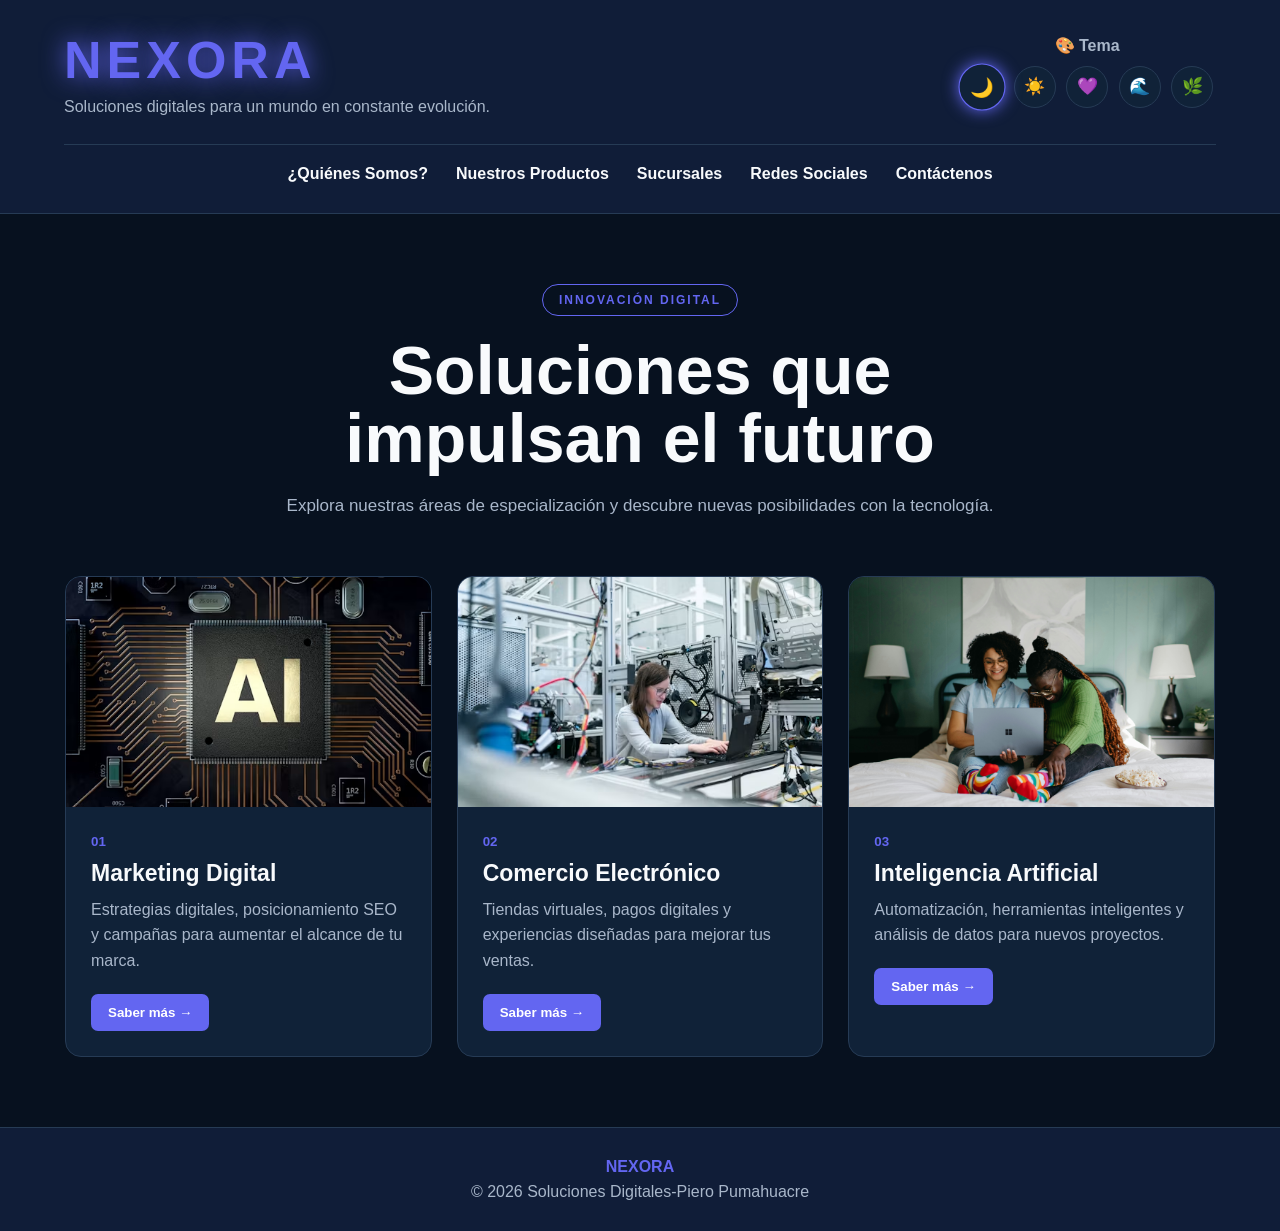
<file: index.html>
<!DOCTYPE html>
<html lang="es">
<head>
<meta charset="UTF-8">
<meta name="viewport" content="width=device-width, initial-scale=1.0">
<title>NEXORA | Soluciones Digitales</title>
<link rel="stylesheet" href="estilos.css">
</head>

<body data-theme="dark">

<header class="header">
    <div class="top">
        <div>
            <h1>NEXORA</h1>
            <p>Soluciones digitales para un mundo en constante evolución.</p>
        </div>

        <div class="themes">
            <span>🎨 Tema</span>
            <div>
                <button class="theme-btn active" data-theme="dark">🌙</button>
                <button class="theme-btn" data-theme="light">☀️</button>
                <button class="theme-btn" data-theme="purple">💜</button>
                <button class="theme-btn" data-theme="ocean">🌊</button>
                <button class="theme-btn" data-theme="green">🌿</button>
            </div>
        </div>
    </div>

    <nav>
        <a href="quienes.html">¿Quiénes Somos?</a>
        <a href="productos.html">Nuestros Productos</a>
        <a href="https://listado.mercadolibre.com.pe/" target="_blank">Sucursales</a>
        <a href="https://www.facebook.com/" target="_blank">Redes Sociales</a>
        <a href="https://www.senati.edu.pe/" target="_blank">Contáctenos</a>
    </nav>
</header>

<main>
    <section class="intro">
        <span>INNOVACIÓN DIGITAL</span>
        <h2>Soluciones que<br>impulsan el futuro</h2>
        <p>Explora nuestras áreas de especialización y descubre nuevas posibilidades con la tecnología.</p>
    </section>

    <section class="cards">

        <article class="card">
            <div class="image">
                <img src="fotos/imagen1.avif" alt="Marketing Digital">
            </div>
            <div class="content">
                <small>01</small>
                <h3>Marketing Digital</h3>
                <p>Estrategias digitales, posicionamiento SEO y campañas para aumentar el alcance de tu marca.</p>
                <button>Saber más →</button>
            </div>
        </article>

        <article class="card">
            <div class="image">
                <img src="fotos/imagen2.avif" alt="Comercio Electrónico">
            </div>
            <div class="content">
                <small>02</small>
                <h3>Comercio Electrónico</h3>
                <p>Tiendas virtuales, pagos digitales y experiencias diseñadas para mejorar tus ventas.</p>
                <button>Saber más →</button>
            </div>
        </article>

        <article class="card">
            <div class="image">
                <img src="fotos/imagne5.jpg" alt="Inteligencia Artificial">
            </div>
            <div class="content">
                <small>03</small>
                <h3>Inteligencia Artificial</h3>
                <p>Automatización, herramientas inteligentes y análisis de datos para nuevos proyectos.</p>
                <button>Saber más →</button>
            </div>
        </article>

    </section>
</main>

<footer>
    <strong>NEXORA</strong>
    <p>© 2026 Soluciones Digitales-Piero Pumahuacre</p>
</footer>

<script src="dinamica1.js"></script>
</body>
</html>
</file>
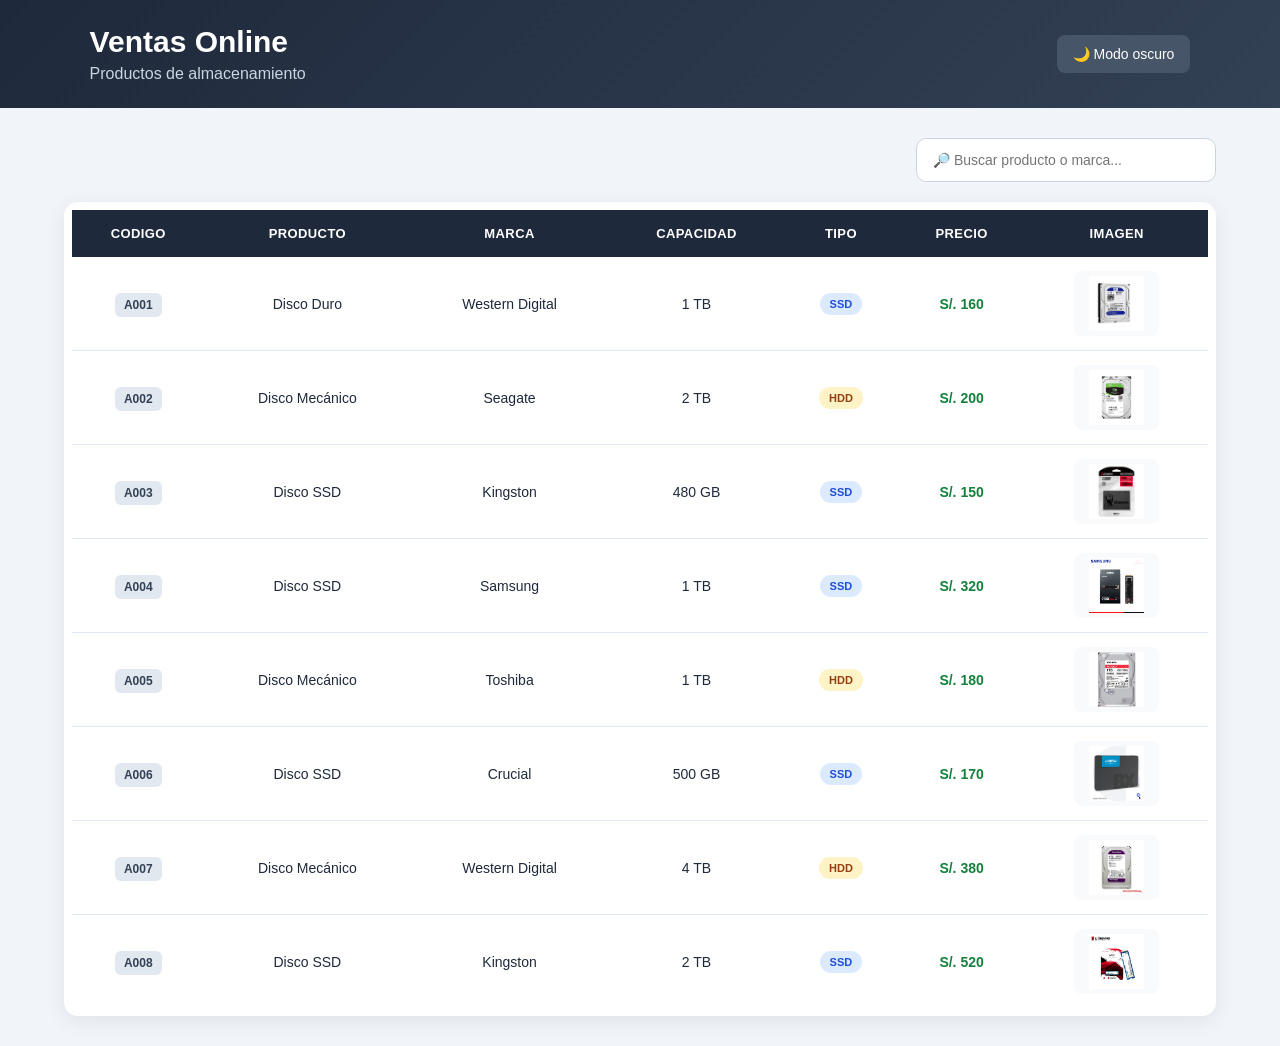
<file: productos.html>
<!DOCTYPE html>
<html lang="es">

<head>
    <meta charset="UTF-8">
    <meta name="viewport" content="width=device-width, initial-scale=1.0">
    <title>Ventas Online</title>
    <link rel="stylesheet" href="productos.css">
</head>

<body>

    <header>
        <div>
            <h1>Ventas Online</h1>
            <p>Productos de almacenamiento</p>
        </div>

        <button id="modoOscuro">🌙 Modo oscuro</button>
    </header>

    <main>

        <div class="barra">
            <input
                type="text"
                id="buscar"
                placeholder="🔎 Buscar producto o marca..."
            >
        </div>

        <div class="contenedor-tabla">

            <table>

                <thead>
                    <tr>
                        <th>Codigo</th>
                        <th>Producto</th>
                        <th>Marca</th>
                        <th>Capacidad</th>
                        <th>Tipo</th>
                        <th>Precio</th>
                        <th>Imagen</th>
                    </tr>
                </thead>

                <tbody>

                    <tr>
                        <td><span class="codigo">A001</span></td>
                        <td>Disco Duro</td>
                        <td>Western Digital</td>
                        <td>1 TB</td>
                        <td><span class="tipo ssd">SSD</span></td>
                        <td class="precio">S/. 160</td>
                        <td>
                            <img src="fotosproductos/webd.webp" alt="Western Digital 1 TB">
                        </td>
                    </tr>

                    <tr>
                        <td><span class="codigo">A002</span></td>
                        <td>Disco Mecánico</td>
                        <td>Seagate</td>
                        <td>2 TB</td>
                        <td><span class="tipo hdd">HDD</span></td>
                        <td class="precio">S/. 200</td>
                        <td>
                            <img src="fotosproductos/seagate.jpg" alt="Seagate 2 TB">
                        </td>
                    </tr>

                    <tr>
                        <td><span class="codigo">A003</span></td>
                        <td>Disco SSD</td>
                        <td>Kingston</td>
                        <td>480 GB</td>
                        <td><span class="tipo ssd">SSD</span></td>
                        <td class="precio">S/. 150</td>
                        <td>
                            <img src="fotosproductos/kingston.webp" alt="Kingston 480 GB">
                        </td>
                    </tr>

                    <tr>
                        <td><span class="codigo">A004</span></td>
                        <td>Disco SSD</td>
                        <td>Samsung</td>
                        <td>1 TB</td>
                        <td><span class="tipo ssd">SSD</span></td>
                        <td class="precio">S/. 320</td>
                        <td>
                            <img src="fotosproductos/samsung.jpg" alt="Samsung 1 TB">
                        </td>
                    </tr>

                    <tr>
                        <td><span class="codigo">A005</span></td>
                        <td>Disco Mecánico</td>
                        <td>Toshiba</td>
                        <td>1 TB</td>
                        <td><span class="tipo hdd">HDD</span></td>
                        <td class="precio">S/. 180</td>
                        <td>
                            <img src="fotosproductos/toshiba.jpg" alt="Toshiba 1 TB">
                        </td>
                    </tr>

                    <tr>
                        <td><span class="codigo">A006</span></td>
                        <td>Disco SSD</td>
                        <td>Crucial</td>
                        <td>500 GB</td>
                        <td><span class="tipo ssd">SSD</span></td>
                        <td class="precio">S/. 170</td>
                        <td>
                            <img src="fotosproductos/crucial.webp" alt="Crucial 500 GB">
                        </td>
                    </tr>

                    <tr>
                        <td><span class="codigo">A007</span></td>
                        <td>Disco Mecánico</td>
                        <td>Western Digital</td>
                        <td>4 TB</td>
                        <td><span class="tipo hdd">HDD</span></td>
                        <td class="precio">S/. 380</td>
                        <td>
                            <img src="fotosproductos/webd4tb.jpg" alt="Western Digital 4 TB">
                        </td>
                    </tr>

                    <tr>
                        <td><span class="codigo">A008</span></td>
                        <td>Disco SSD</td>
                        <td>Kingston</td>
                        <td>2 TB</td>
                        <td><span class="tipo ssd">SSD</span></td>
                        <td class="precio">S/. 520</td>
                        <td>
                            <img src="fotosproductos/kingston2tb.webp" alt="Kingston 2 TB">
                        </td>
                    </tr>

                </tbody>

            </table>

        </div>

    </main>

    <script src="productos.js"></script>

</body>

</html>
</file>
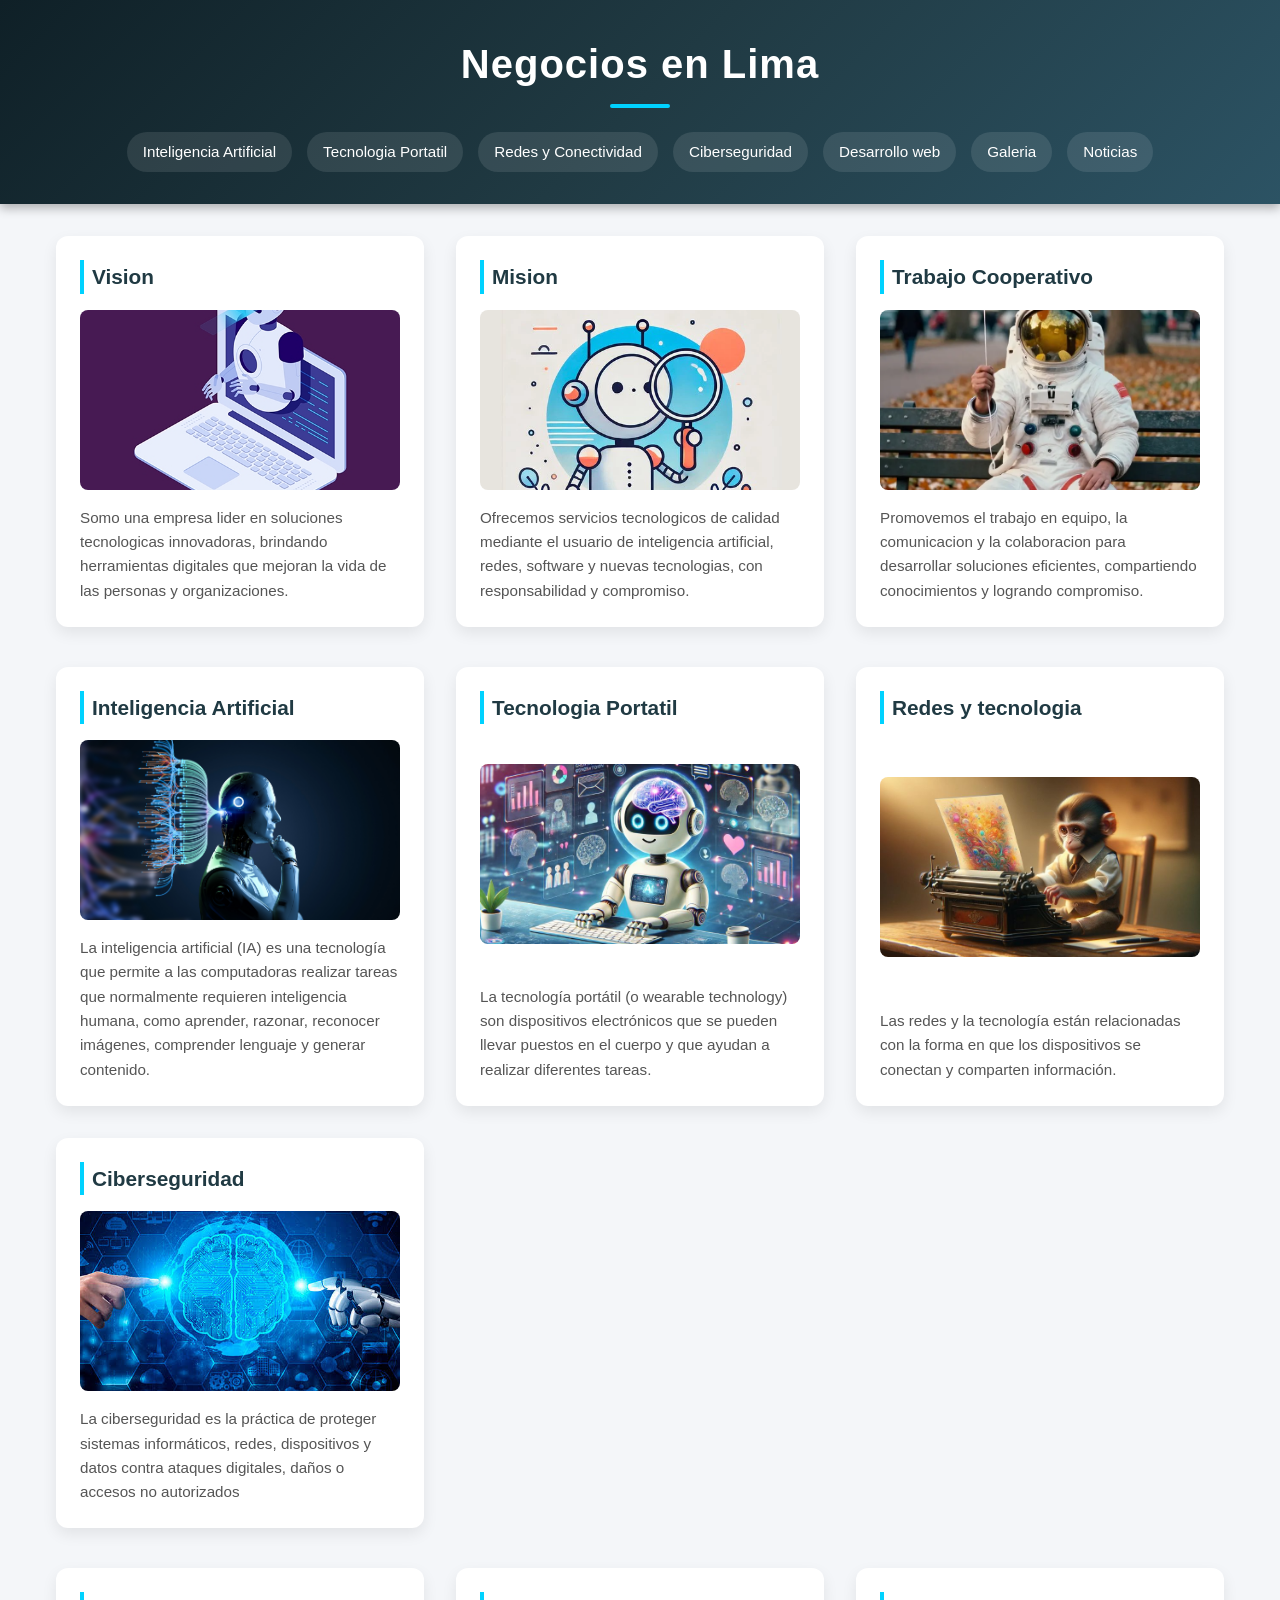
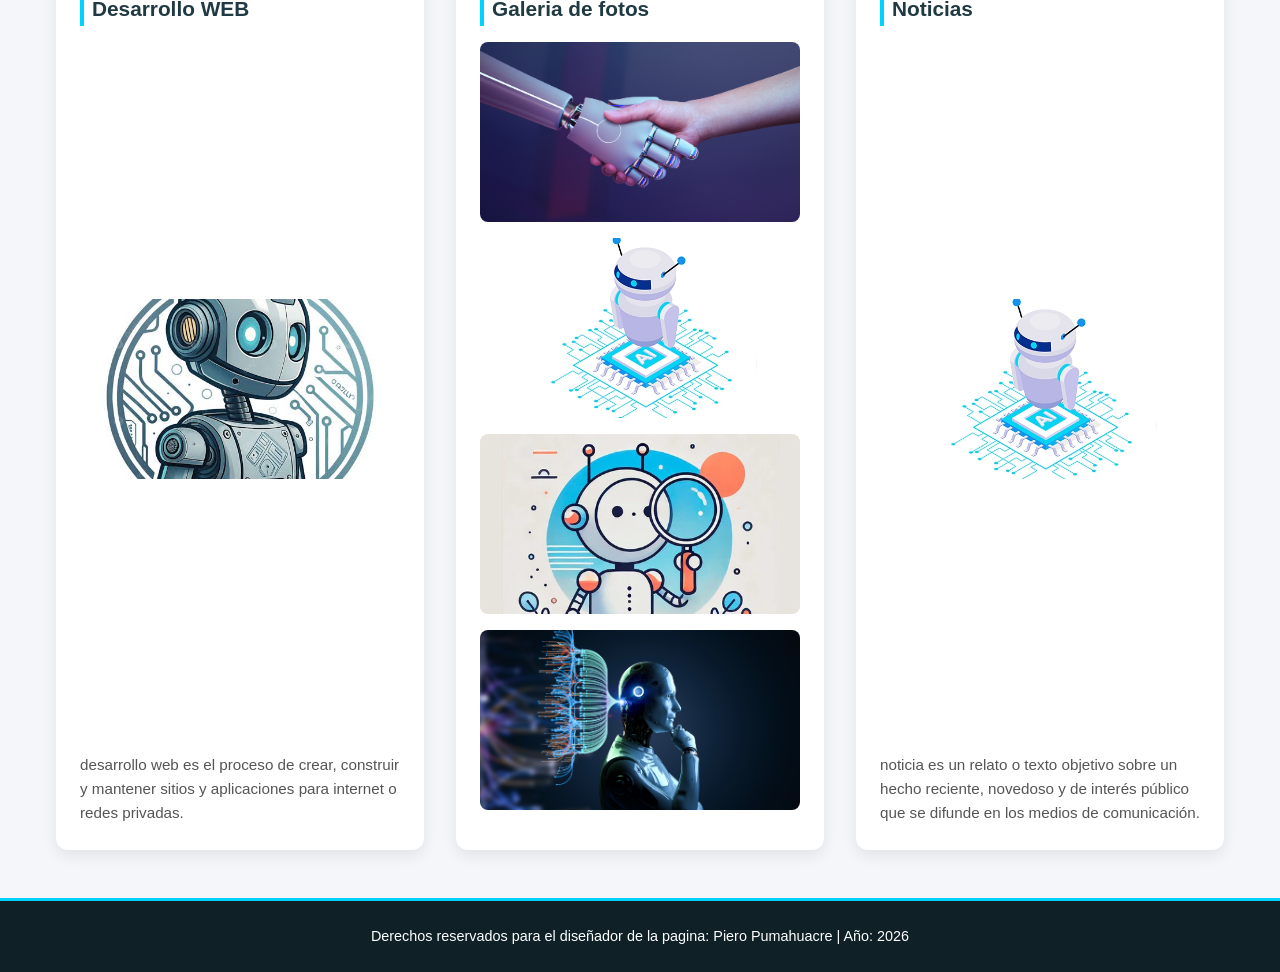
<file: quienes.html>
<!DOCTYPE html>
<html lang="en">
<head>
    <meta charset="UTF-8">
    <meta name="viewport" content="width=device-width, initial-scale=1.0">
    <title>QUIENES SOMOS</title>
    <link rel="stylesheet" href="estilo1.css">
</head>
<body>
    <header>
        <h1>Negocios en Lima</h1>
        <hr>
        <nav>
            <ul>
                <li>Inteligencia Artificial</li>
                <li>Tecnologia Portatil</li>
                <li>Redes y Conectividad</li>
                <li>Ciberseguridad</li>
                <li>Desarrollo web</li>
                <li>Galeria</li>
                <li>Noticias</li>
            </ul>
        </nav>
    </header>
    <div class="padre">
        <div class="hijo1">
            <div class="nieto1">
                <h2>Vision</h2>
                <img src="mi presentacion/imagen1.jpg" alt="">
                <p>Somo una empresa lider en soluciones tecnologicas innovadoras, brindando herramientas digitales que mejoran la vida de las personas y organizaciones.</p>
            </div>
            <div class="nieto1">
                <h2>Mision</h2>
                <img src="mi presentacion/imagen2.webp" alt="">
                <p>Ofrecemos servicios tecnologicos de calidad mediante el usuario de inteligencia artificial, redes, software y nuevas tecnologias, con responsabilidad y compromiso.</p>
            </div>
            <div class="nieto1">
                <h2>Trabajo Cooperativo</h2>
                <img src="mi presentacion/imagen3.webp" alt="">
                <p>Promovemos el trabajo en equipo, la comunicacion y la colaboracion para desarrollar soluciones eficientes, compartiendo conocimientos y logrando compromiso.</p>
            </div>
        </div>
        <div class="hijo2">
            <div class="nieto2">
                <h2>Inteligencia Artificial</h2>
                <img src="mi presentacion/imagen4.jpg" alt="">
                <p>La inteligencia artificial (IA) es una tecnología que permite a las computadoras realizar tareas que normalmente requieren inteligencia humana, como aprender, razonar, reconocer imágenes, comprender lenguaje y generar contenido.</p>
            </div>
            <div class="nieto2">
                <h2>Tecnologia Portatil</h2>
                <img src="mi presentacion/imagen5.jpg" alt="">
                <p>La tecnología portátil (o wearable technology) son dispositivos electrónicos que se pueden llevar puestos en el cuerpo y que ayudan a realizar diferentes tareas.</p>
            </div>
            <div class="nieto2">
                <h2>Redes y tecnologia</h2>
                <img src="mi presentacion/imagen6.jpg" alt="">
                <p>Las redes y la tecnología están relacionadas con la forma en que los dispositivos se conectan y comparten información.</p>
            </div>
            <div class="nieto2">
                <h2>Ciberseguridad</h2>
                <img src="mi presentacion/imagen7.jpg" alt="">
                <p>La ciberseguridad es la práctica de proteger sistemas informáticos, redes, dispositivos y datos contra ataques digitales, daños o accesos no autorizados</p>
            </div>
        </div>
        <div class="hijo3">
            <div class="nieto3">
                <h2>Desarrollo WEB</h2>
                <img src="mi presentacion/imagen8.jpg" alt="">
                <p>desarrollo web es el proceso de crear, construir y mantener sitios y aplicaciones para internet o redes privadas.</p>
            </div>
            <div class="nieto3">
                <h2>Galeria de fotos</h2>
                <img src="mi presentacion/imagen9.jpg" alt="">
                <img src="mi presentacion/imagen10.webp" alt="">
                <img src="mi presentacion/imagen2.webp" alt="">
                <img src="mi presentacion/imagen4.jpg" alt="">
            </div>
            <div class="nieto3">
                <h2>Noticias</h2>
                <img src="mi presentacion/imagen10.webp" alt="">
                <p>noticia es un relato o texto objetivo sobre un hecho reciente, novedoso y de interés público que se difunde en los medios de comunicación.</p>
            </div>
        </div>
    </div>
    <footer class="pie">
        Derechos reservados para el diseñador de la pagina: Piero Pumahuacre
    
    </footer>



    <script src="dinamica2.js"></script>
</body>
</html>
</file>
<file: estilos.css>
* {
    margin: 0;
    padding: 0;
    box-sizing: border-box;
}

:root {
    --bg: #07111f;
    --header: #101d38;
    --card: #102238;
    --text: #f8fafc;
    --muted: #a9b7ca;
    --primary: #6366f1;
    --secondary: #8b5cf6;
    --border: #263b55;
}

body[data-theme="light"] {
    --bg: #f3f6fb;
    --header: #ffffff;
    --card: #ffffff;
    --text: #172033;
    --muted: #607086;
    --primary: #2563eb;
    --secondary: #3b82f6;
    --border: #d8e0eb;
}

body[data-theme="purple"] {
    --bg: #12091f;
    --header: #241039;
    --card: #24133d;
    --text: #faf5ff;
    --muted: #d2c0e3;
    --primary: #a855f7;
    --secondary: #d946ef;
    --border: #4c2675;
}

body[data-theme="ocean"] {
    --bg: #04151d;
    --header: #092b38;
    --card: #0d3040;
    --text: #ecfeff;
    --muted: #a8d5de;
    --primary: #06b6d4;
    --secondary: #22d3ee;
    --border: #155e75;
}

body[data-theme="green"] {
    --bg: #04150f;
    --header: #092a20;
    --card: #0d3023;
    --text: #ecfdf5;
    --muted: #abd5c2;
    --primary: #10b981;
    --secondary: #34d399;
    --border: #166534;
}

body {
    font-family: Arial, Helvetica, sans-serif;
    background: var(--bg);
    color: var(--text);
    min-height: 100vh;
    transition: .3s;
}

.header {
    background: var(--header);
    border-bottom: 1px solid var(--border);
    padding: 30px 5%;
}

.top {
    max-width: 1200px;
    margin: auto;
    display: flex;
    justify-content: space-between;
    align-items: center;
    gap: 30px;
}

h1 {
    font-size: 52px;
    letter-spacing: 5px;
    color: var(--primary);
    text-shadow: 0 0 25px var(--primary);
}

.top p {
    margin-top: 8px;
    color: var(--muted);
}

.themes {
    text-align: center;
}

.themes span {
    display: block;
    margin-bottom: 8px;
    color: var(--muted);
    font-weight: bold;
}

.theme-btn {
    width: 42px;
    height: 42px;
    margin: 3px;
    border: 1px solid var(--border);
    border-radius: 50%;
    background: var(--card);
    cursor: pointer;
    font-size: 17px;
    transition: .2s;
}

.theme-btn:hover,
.theme-btn.active {
    transform: scale(1.12);
    border-color: var(--primary);
    box-shadow: 0 0 14px var(--primary);
}

nav {
    max-width: 1200px;
    margin: 28px auto 0;
    padding-top: 20px;
    border-top: 1px solid var(--border);
    display: flex;
    justify-content: center;
    flex-wrap: wrap;
    gap: 28px;
}

nav a {
    color: var(--text);
    text-decoration: none;
    font-weight: bold;
    transition: .2s;
}

nav a:hover {
    color: var(--primary);
}

main {
    max-width: 1200px;
    margin: auto;
    padding: 70px 25px;
}

.intro {
    text-align: center;
    max-width: 750px;
    margin: auto auto 55px;
}

.intro span {
    display: inline-block;
    padding: 8px 16px;
    border: 1px solid var(--primary);
    border-radius: 30px;
    color: var(--primary);
    font-size: 12px;
    font-weight: bold;
    letter-spacing: 2px;
}

.intro h2 {
    margin: 20px 0;
    font-size: clamp(42px, 6vw, 68px);
    line-height: 1;
}

.intro p {
    color: var(--muted);
    line-height: 1.7;
    font-size: 17px;
}

.cards {
    display: grid;
    grid-template-columns: repeat(3, 1fr);
    gap: 25px;
}

.card {
    overflow: hidden;
    background: var(--card);
    border: 1px solid var(--border);
    border-radius: 16px;
    transition: .3s;
}

.card:hover {
    transform: translateY(-8px);
    border-color: var(--primary);
    box-shadow: 0 15px 40px rgba(0,0,0,.25);
}

.image {
    height: 230px;
    overflow: hidden;
}

.image img {
    width: 100%;
    height: 100%;
    object-fit: cover;
    display: block;
    transition: .4s;
}

.card:hover img {
    transform: scale(1.06);
}

.content {
    padding: 25px;
}

.content small {
    color: var(--primary);
    font-weight: bold;
}

.content h3 {
    margin: 10px 0;
    font-size: 23px;
}

.content p {
    color: var(--muted);
    line-height: 1.6;
    margin-bottom: 20px;
}

.content button {
    border: 0;
    padding: 11px 17px;
    border-radius: 7px;
    background: var(--primary);
    color: white;
    font-weight: bold;
    cursor: pointer;
    transition: .2s;
}

.content button:hover {
    background: var(--secondary);
    transform: translateX(4px);
}

footer {
    text-align: center;
    padding: 30px;
    border-top: 1px solid var(--border);
    background: var(--header);
    color: var(--muted);
}

footer strong {
    color: var(--primary);
}

footer p {
    margin-top: 7px;
}

@media (max-width: 850px) {
    .top {
        flex-direction: column;
        text-align: center;
    }

    .cards {
        grid-template-columns: 1fr;
    }

    .card {
        max-width: 600px;
        width: 100%;
        margin: auto;
    }
}

@media (max-width: 600px) {
    h1 {
        font-size: 40px;
    }

    nav {
        flex-direction: column;
        align-items: center;
        gap: 14px;
    }

    main {
        padding: 50px 15px;
    }

    .intro h2 {
        font-size: 42px;
    }
}
</file>
<file: productos.css>
* {
    margin: 0;
    padding: 0;
    box-sizing: border-box;
}

body {
    font-family: Arial, Helvetica, sans-serif;
    background: #f1f5f9;
    color: #1e293b;
    transition: 0.3s;
}

header {
    background: linear-gradient(135deg, #1e293b, #334155);
    color: white;
    padding: 25px 7%;
    display: flex;
    justify-content: space-between;
    align-items: center;
}

header h1 {
    font-size: 30px;
    margin-bottom: 6px;
}

header p {
    color: #cbd5e1;
}

#modoOscuro {
    background: #475569;
    color: white;
    border: none;
    padding: 11px 16px;
    border-radius: 8px;
    cursor: pointer;
    font-size: 14px;
    transition: 0.2s;
}

#modoOscuro:hover {
    background: #64748b;
}

main {
    width: 90%;
    max-width: 1200px;
    margin: 30px auto;
}

.barra {
    display: flex;
    justify-content: flex-end;
    margin-bottom: 20px;
}

#buscar {
    width: 300px;
    padding: 13px 16px;
    border: 1px solid #cbd5e1;
    border-radius: 10px;
    outline: none;
    background: white;
    color: #1e293b;
    font-size: 14px;
}

#buscar:focus {
    border-color: #3b82f6;
    box-shadow: 0 0 0 3px rgba(59, 130, 246, 0.15);
}

.contenedor-tabla {
    background: white;
    border-radius: 14px;
    padding: 8px;
    box-shadow: 0 5px 20px rgba(15, 23, 42, 0.08);
    overflow-x: auto;
}

table {
    width: 100%;
    border-collapse: separate;
    border-spacing: 0;
    overflow: hidden;
}

thead {
    background: #1e293b;
    color: white;
}

th {
    padding: 16px 12px;
    font-size: 13px;
    text-transform: uppercase;
    letter-spacing: 0.4px;
}

td {
    padding: 14px 12px;
    text-align: center;
    border-bottom: 1px solid #e2e8f0;
    font-size: 14px;
}

tbody tr {
    transition: 0.2s;
}

tbody tr:hover {
    background: #f8fafc;
    transform: scale(1.002);
}

tbody tr:last-child td {
    border-bottom: none;
}

.codigo {
    background: #e2e8f0;
    color: #334155;
    padding: 5px 9px;
    border-radius: 6px;
    font-weight: bold;
    font-size: 12px;
}

.tipo {
    display: inline-block;
    padding: 5px 10px;
    border-radius: 20px;
    font-size: 11px;
    font-weight: bold;
}

.ssd {
    background: #dbeafe;
    color: #1d4ed8;
}

.hdd {
    background: #fef3c7;
    color: #92400e;
}

.precio {
    color: #15803d;
    font-weight: bold;
}

td img {
    width: 85px;
    height: 65px;
    object-fit: contain;
    display: block;
    margin: auto;
    background: #f8fafc;
    border-radius: 8px;
    padding: 5px;
}

body.oscuro {
    background: #0f172a;
    color: #e2e8f0;
}

body.oscuro header {
    background: linear-gradient(135deg, #020617, #1e293b);
}

body.oscuro .contenedor-tabla {
    background: #1e293b;
    box-shadow: 0 5px 20px rgba(0, 0, 0, 0.3);
}

body.oscuro td {
    border-color: #334155;
    color: #e2e8f0;
}

body.oscuro tbody tr:hover {
    background: #263449;
}

body.oscuro #buscar {
    background: #1e293b;
    color: white;
    border-color: #475569;
}

body.oscuro #buscar::placeholder {
    color: #94a3b8;
}

body.oscuro .codigo {
    background: #334155;
    color: #e2e8f0;
}

body.oscuro td img {
    background: #0f172a;
}

body.oscuro .ssd {
    background: #1e3a8a;
    color: #bfdbfe;
}

body.oscuro .hdd {
    background: #78350f;
    color: #fde68a;
}

@media screen and (max-width: 700px) {

    header {
        padding: 20px;
        flex-direction: column;
        gap: 15px;
        text-align: center;
    }

    header h1 {
        font-size: 25px;
    }

    main {
        width: 95%;
    }

    .barra {
        justify-content: center;
    }

    #buscar {
        width: 100%;
    }

    .contenedor-tabla {
        overflow-x: auto;
    }

    table {
        min-width: 800px;
    }
}
</file>
<file: estilo1.css>
/* --- RESET Y ESTILOS GENERALES --- */
* {
    margin: 0;
    padding: 0;
    box-sizing: border-box;
}

body {
    font-family: 'Segoe UI', Tahoma, Geneva, Verdana, sans-serif;
    background-color: #f4f6f9;
    color: #333;
    line-height: 1.6;
}

/* --- HEADER Y NAVEGACIÓN --- */
header {
    background: linear-gradient(135deg, #0f2027, #203a43, #2c5364);
    color: #fff;
    padding: 2rem 1rem;
    text-align: center;
    box-shadow: 0 4px 10px rgba(0, 0, 0, 0.3);
}

header h1 {
    font-size: 2.5rem;
    margin-bottom: 0.5rem;
    letter-spacing: 1px;
}

header hr {
    width: 60px;
    border: 2px solid #00d2ff;
    margin: 0 auto 1.5rem auto;
    border-radius: 5px;
}

nav ul {
    list-style: none;
    display: flex;
    flex-wrap: wrap;
    justify-content: center;
    gap: 15px;
}

nav ul li {
    background-color: rgba(255, 255, 255, 0.1);
    padding: 8px 16px;
    border-radius: 20px;
    cursor: pointer;
    transition: all 0.3s ease;
    font-size: 0.95rem;
    font-weight: 500;
}

nav ul li:hover {
    background-color: #00d2ff;
    color: #0f2027;
    transform: translateY(-3px);
    box-shadow: 0 4px 8px rgba(0, 210, 255, 0.4);
}

/* --- CONTENEDORES PRINCIPALES (PADRE, HIJOS, NIETOS) --- */
.padre {
    max-width: 1200px;
    margin: 2rem auto;
    padding: 0 1rem;
    display: flex;
    flex-direction: column;
    gap: 2.5rem;
}

.hijo1, .hijo2, .hijo3 {
    display: grid;
    grid-template-columns: repeat(auto-fit, minmax(280px, 1fr));
    gap: 2rem;
}

/* Tarjetas (Nietos) */
.nieto1, .nieto2, .nieto3 {
    background: #ffffff;
    border-radius: 12px;
    padding: 1.5rem;
    box-shadow: 0 6px 15px rgba(0, 0, 0, 0.08);
    transition: transform 0.3s ease, box-shadow 0.3s ease;
    display: flex;
    flex-direction: column;
    justify-content: space-between;
}

.nieto1:hover, .nieto2:hover, .nieto3:hover {
    transform: translateY(-7px);
    box-shadow: 0 12px 25px rgba(0, 0, 0, 0.15);
}

.nieto1 h2, .nieto2 h2, .nieto3 h2 {
    font-size: 1.3rem;
    color: #203a43;
    margin-bottom: 1rem;
    border-left: 4px solid #00d2ff;
    padding-left: 8px;
}

/* Estilos para las imágenes */
.nieto1 img, .nieto2 img, .nieto3 img {
    width: 100%;
    height: 180px;
    object-fit: cover;
    border-radius: 8px;
    margin-bottom: 1rem;
    transition: filter 0.3s ease;
}

/* Estilo especial para la galería de fotos */
.nieto3 img {
    cursor: pointer;
}

.nieto3 img:hover {
    filter: brightness(1.1);
}

.nieto1 p, .nieto2 p, .nieto3 p {
    font-size: 0.95rem;
    color: #555;
}

/* --- FOOTER / PIE DE PÁGINA --- */
.pie {
    background-color: #0f2027;
    color: #fff;
    text-align: center;
    padding: 1.5rem;
    font-size: 0.9rem;
    margin-top: 3rem;
    border-top: 3px solid #00d2ff;
}

/* --- DISEÑO RESPONSIVO (MÓVILES) --- */
@media (max-width: 768px) {
    header h1 {
        font-size: 2rem;
    }
    nav ul {
        gap: 8px;
    }
    nav ul li {
        font-size: 0.85rem;
        padding: 6px 12px;
    }
}
</file>
